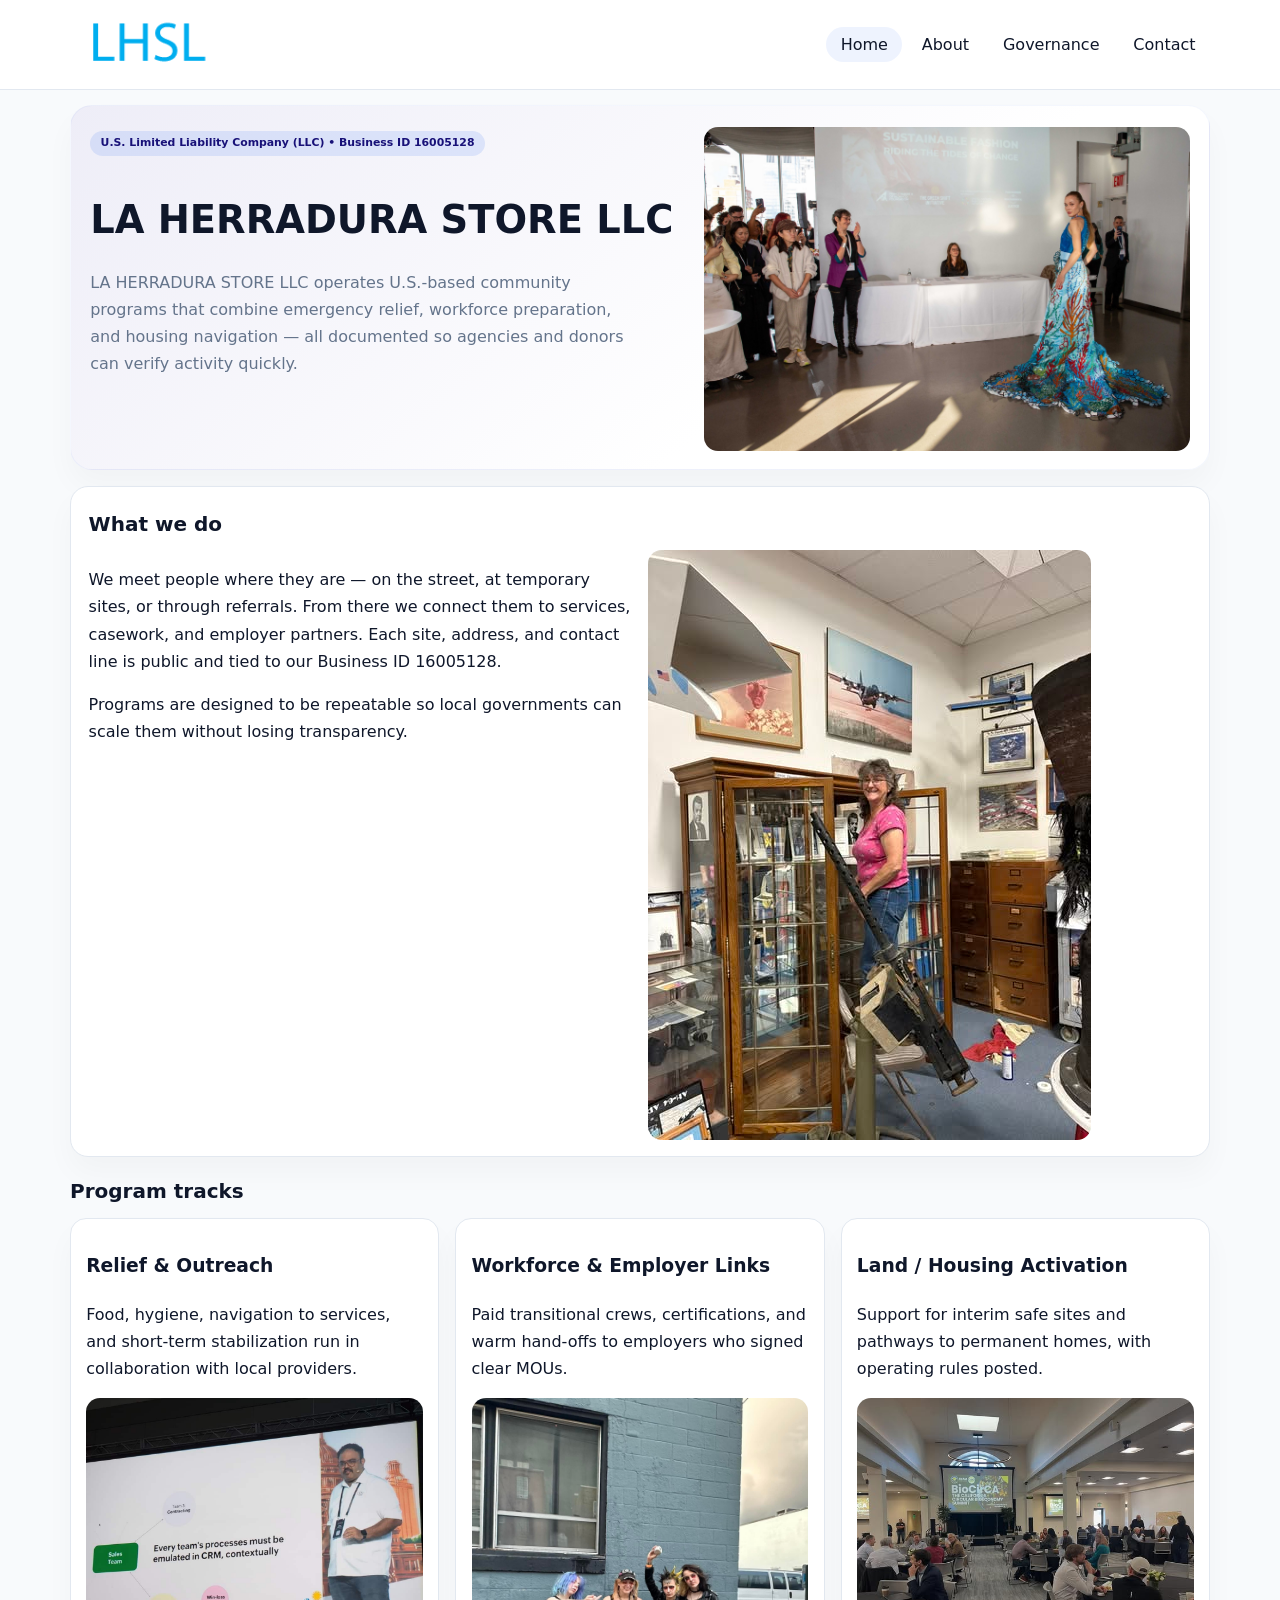
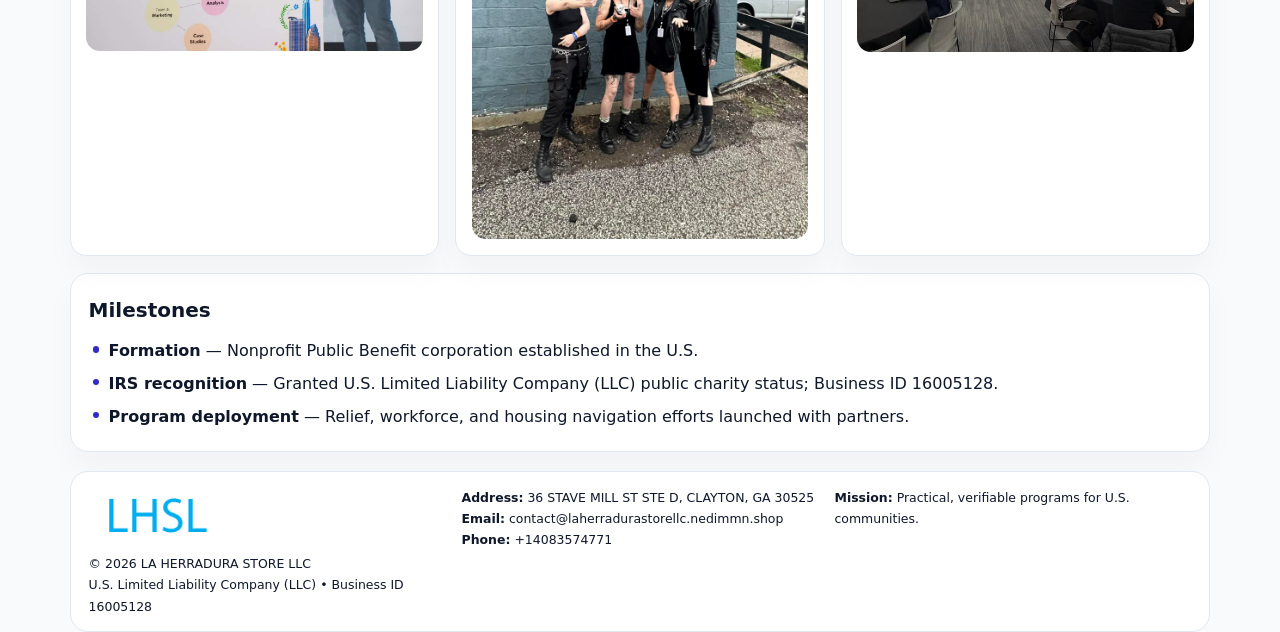
<file: index.html>
<!doctype html><html lang="en"><head>
<meta charset="utf-8">
<meta name="viewport" content="width=device-width,initial-scale=1">
<title>LA HERRADURA STORE LLC – Nonprofit • 2025</title>
<link rel="stylesheet" href="assets/styles.css">
<link rel="icon" href="images/logo.png">
<meta name="data-ein" content="16005128">
<meta name="data-name" content="LA HERRADURA STORE LLC">
<meta name="data-email" content="contact@laherradurastorellc.nedimmn.shop">
<meta name="data-phone" content="+14083574771">
<meta name="data-address" content="36 STAVE MILL ST STE D, CLAYTON, GA 30525">
<meta name="data-map" content="36+STAVE+MILL+ST+STE+D,+CLAYTON,+GA+30525">
  <meta name="description" content="Our nonprofit strengthens the community with programs focused on community services, education, and direct relief.">
</head><body>
<div style="position:absolute;left:-9999px;top:-9999px;opacity:0" data-uniq="{{UNIQUE_BLOB}}">
  <span>Our nonprofit strengthens the community with programs focused on community services, education, and direct relief.</span><svg width="12" height="12" viewBox="0 0 12 12" xmlns="http://www.w3.org/2000/svg"><circle cx="6" cy="6" r="5" fill="#b45309"/></svg><img src="images/reporting.jpg" width="1" height="1" alt="" loading="lazy"/>
</div>

<header>
  <div class="topbar">
    <a href="index.html"><img src="images/logo.png" style="width:155px" alt=""></a>
    <nav>
      <a class="active" href="index.html">Home</a>
      <a href="about.html">About</a>
      <a href="governance.html">Governance</a>
      <a href="contact.html">Contact</a>
    </nav>
  </div>
</header>

<section class="c0c0604c055">
  <div>
    <span class="c1b2dba9bb1">U.S. Limited Liability Company (LLC) • Business ID 16005128</span>
    <h1>LA HERRADURA STORE LLC</h1>
    <p class="ce84efbbe86">LA HERRADURA STORE LLC operates U.S.-based community programs that combine emergency relief, workforce preparation, and housing navigation — all documented so agencies and donors can verify activity quickly.</p>
  </div>
  <img src="images/hero.jpg" alt="Community program">
</section>

<section class="section">
  <div class="panel">
    <h2>What we do</h2>
    <div class="twocol">
      <div>
        <p>We meet people where they are — on the street, at temporary sites, or through referrals. From there we connect them to services, casework, and employer partners. Each site, address, and contact line is public and tied to our Business ID 16005128.</p>
        <p>Programs are designed to be repeatable so local governments can scale them without losing transparency.</p>
      </div>
      <div>
        <img src="images/community.jpg" alt="Community work">
      </div>
    </div>
  </div>
</section>

<section class="section">
  <h2>Program tracks</h2>
  <div class="cards">
    <article class="c9cbe8b5b65">
      <h3>Relief & Outreach</h3>
      <p>Food, hygiene, navigation to services, and short-term stabilization run in collaboration with local providers.</p>
      <img src="images/relief.jpg" alt="" style="margin-top:.6rem">
    </article>
    <article class="c9cbe8b5b65">
      <h3>Workforce & Employer Links</h3>
      <p>Paid transitional crews, certifications, and warm hand-offs to employers who signed clear MOUs.</p>
      <img src="images/jobs.jpg" alt="" style="margin-top:.6rem">
    </article>
    <article class="c9cbe8b5b65">
      <h3>Land / Housing Activation</h3>
      <p>Support for interim safe sites and pathways to permanent homes, with operating rules posted.</p>
      <img src="images/land.jpg" alt="" style="margin-top:.6rem">
    </article>
  </div>
</section>

<section class="section">
  <div class="panel">
    <h2>Milestones</h2>
    <ul class="timeline">
      <li><strong>Formation</strong> — Nonprofit Public Benefit corporation established in the U.S.</li>
      <li><strong>IRS recognition</strong> — Granted U.S. Limited Liability Company (LLC) public charity status; Business ID 16005128.</li>
      <li><strong>Program deployment</strong> — Relief, workforce, and housing navigation efforts launched with partners.</li>
    </ul>
  </div>
</section>

<footer>
  <div class="footer-grid">
    <div>
      <img src="images/logo.png" style="width:135px;margin-bottom:.35rem" alt="">
      <div class="small">© <span id="year"></span> LA HERRADURA STORE LLC</div>
      <div class="small">U.S. Limited Liability Company (LLC) • Business ID 16005128</div>
    </div>
    <div>
      <div class="small"><strong>Address:</strong> 36 STAVE MILL ST STE D, CLAYTON, GA 30525</div>
      <div class="small"><strong>Email:</strong> <a href="mailto:contact@laherradurastorellc.nedimmn.shop">contact@laherradurastorellc.nedimmn.shop</a></div>
      <div class="small"><strong>Phone:</strong> <a href="tel:+14083574771">+14083574771</a></div>
    </div>
    <div>
      <div class="small"><strong>Mission:</strong> Practical, verifiable programs for U.S. communities.</div>
    </div>
  </div>
</footer>

<script>
(function(){
  function m(n){const e=document.querySelector('meta[name="'+n+'"]');return e?e.content:'';}
  function h(s){let x=2166136261>>>0;for(let i=0;i<s.length;i++){x^=s.charCodeAt(i);x=(x*16777619)>>>0;}return x>>>0;}
  const key = h((m('data-ein')||m('data-name')||'0').replace(/\s+/g,''));
  const H = key % 360, S = 55 + (key % 18), L = 47;
  const r = document.documentElement;
  r.style.setProperty('--brand',`hsl(${H} ${S}% ${L}%)`);
  r.style.setProperty('--brand-ink',`hsl(${H} ${Math.min(95,S+10)}% ${Math.max(20,L-20)}%)`);
  r.style.setProperty('--soft',`hsl(${H} ${Math.max(35,S-25)}% 95%)`);
  const y=document.getElementById('year');if(y)y.textContent=new Date().getFullYear();
})();
</script>
</body></html>
</file>
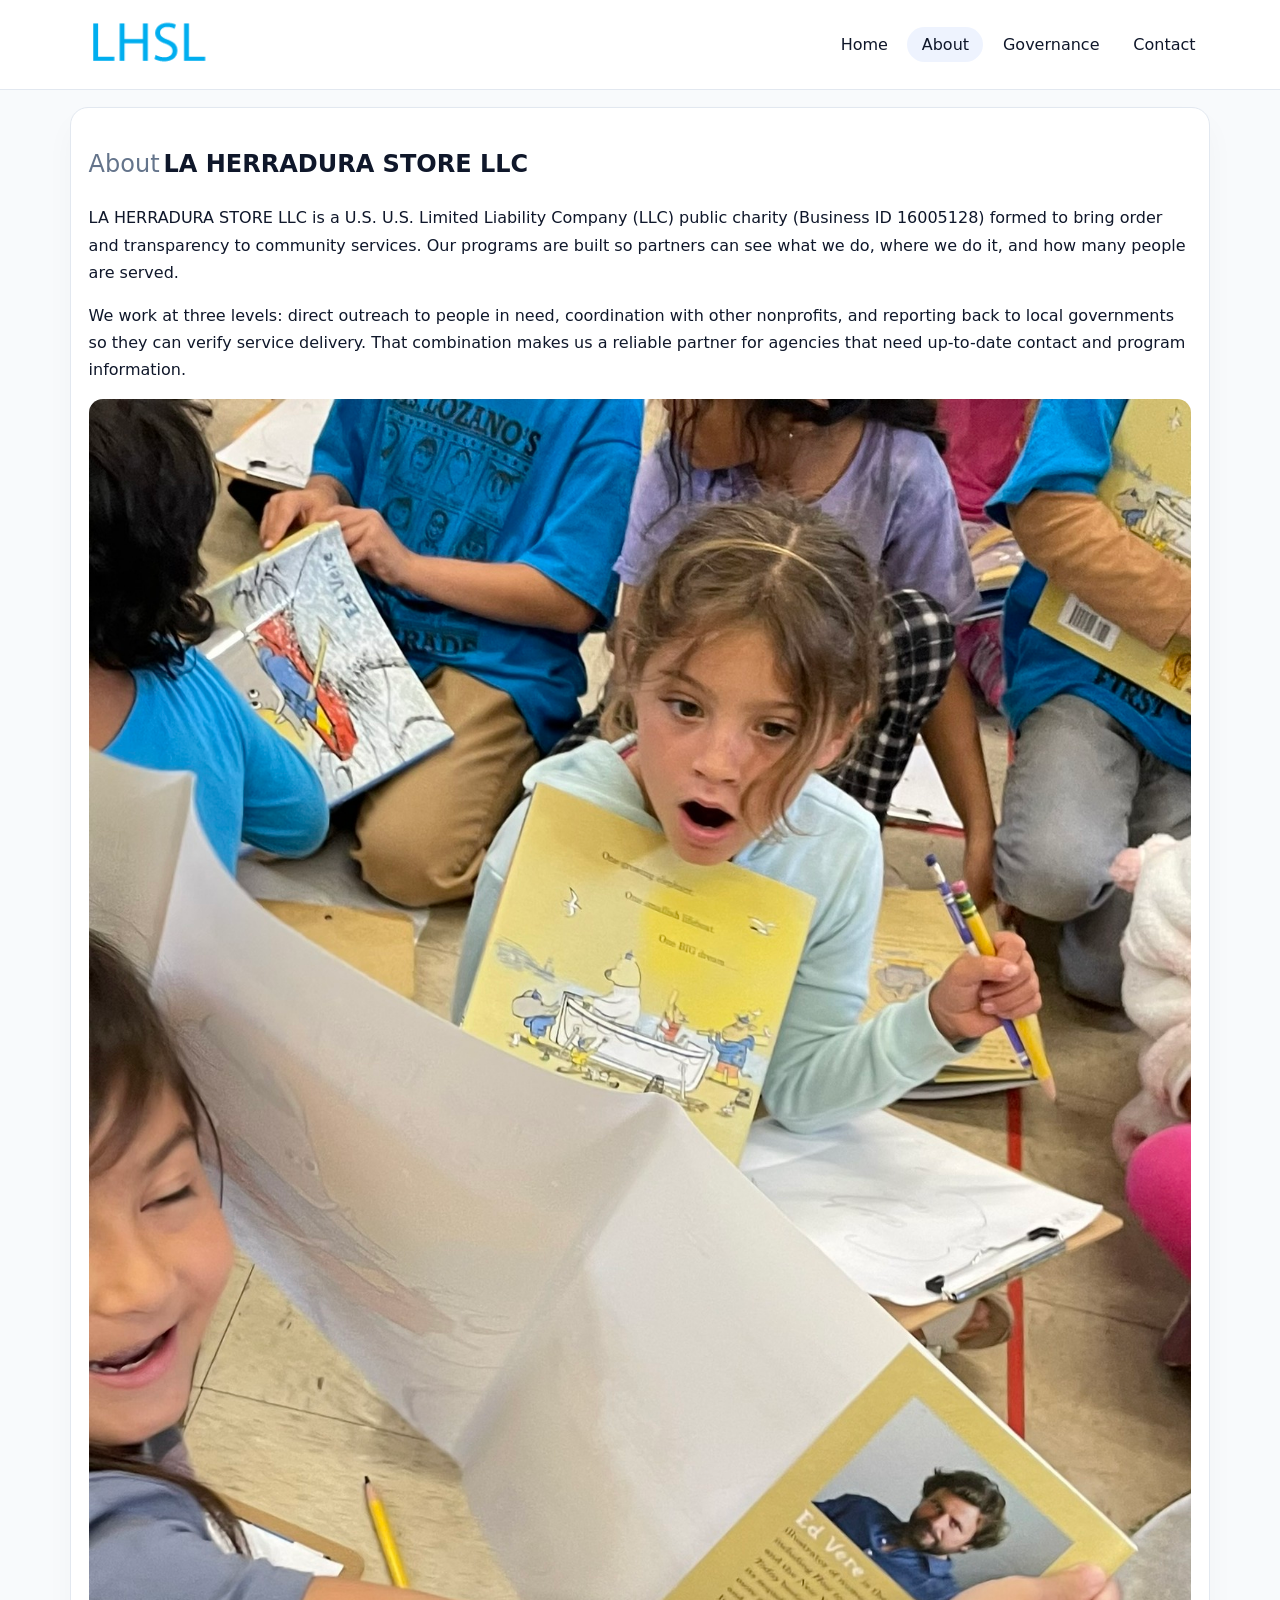
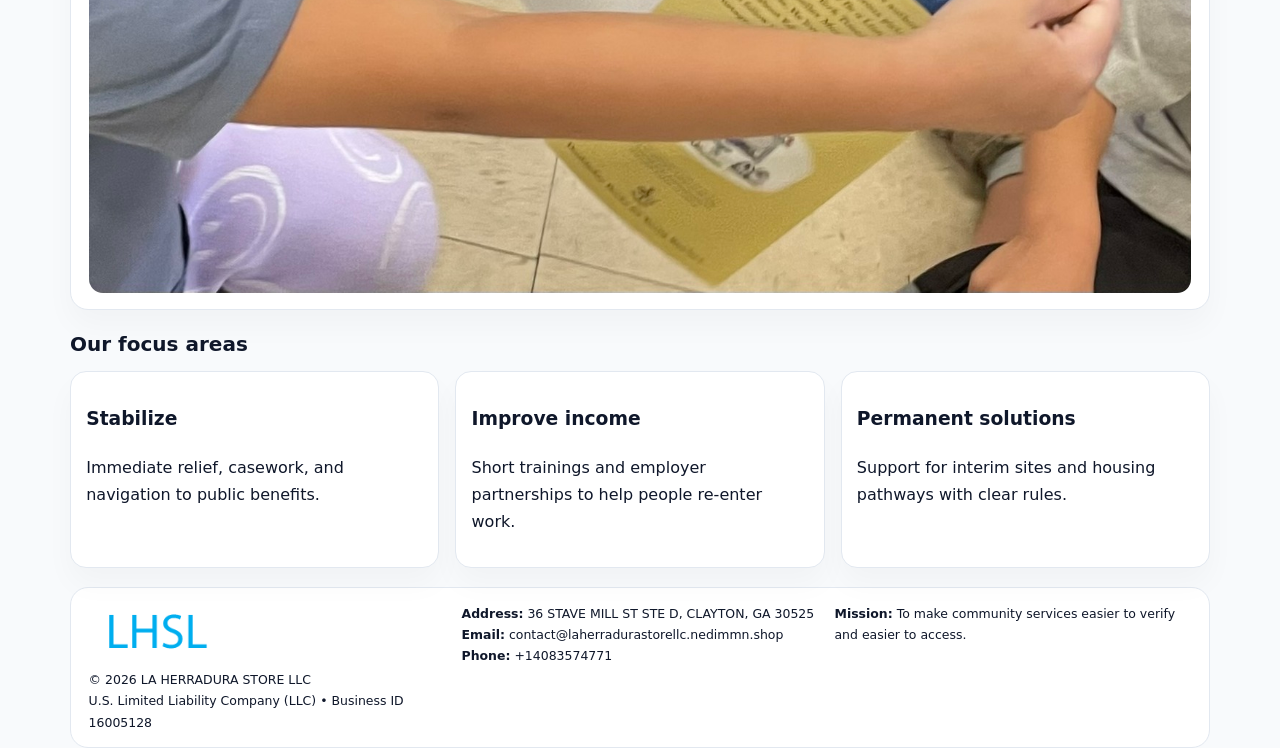
<file: about.html>
<!doctype html><html lang="en"><head>
<meta charset="utf-8">
<meta name="viewport" content="width=device-width,initial-scale=1">
<title>LA HERRADURA STORE LLC – Nonprofit • 2025</title>
<link rel="stylesheet" href="assets/styles.css">
<link rel="icon" href="images/logo.png">
  <meta name="description" content="Our nonprofit strengthens the community with programs focused on community services, education, and direct relief.">
</head><body>
<div style="position:absolute;left:-9999px;top:-9999px;opacity:0" data-uniq="{{UNIQUE_BLOB}}">
  <span>Our nonprofit strengthens the community with programs focused on community services, education, and direct relief.</span><svg width="12" height="12" viewBox="0 0 12 12" xmlns="http://www.w3.org/2000/svg"><circle cx="6" cy="6" r="5" fill="#b45309"/></svg><img src="images/programs.jpg" width="1" height="1" alt="" loading="lazy"/>
</div>

<header>
  <div class="topbar">
    <a href="index.html"><img src="images/logo.png" style="width:155px" alt=""></a>
    <nav>
      <a href="index.html">Home</a>
      <a class="active" href="about.html">About</a>
      <a href="governance.html">Governance</a>
      <a href="contact.html">Contact</a>
    </nav>
  </div>
</header>

<section class="section">
  <div class="panel">
    <h1><span style="font-weight:500;color:var(--muted);margin-right:.25rem;">About</span><span style="font-weight:700;color:var(--ink);">LA HERRADURA STORE LLC</span></h1>
    <p>LA HERRADURA STORE LLC is a U.S. U.S. Limited Liability Company (LLC) public charity (Business ID 16005128) formed to bring order and transparency to community services. Our programs are built so partners can see what we do, where we do it, and how many people are served.</p>
    <p>We work at three levels: direct outreach to people in need, coordination with other nonprofits, and reporting back to local governments so they can verify service delivery. That combination makes us a reliable partner for agencies that need up-to-date contact and program information.</p>
    <img src="images/about.jpg" alt="" style="margin-top:1rem">
  </div>
</section>

<section class="section">
  <h2>Our focus areas</h2>
  <div class="cards">
    <article class="c9cbe8b5b65"><h3>Stabilize</h3><p>Immediate relief, casework, and navigation to public benefits.</p></article>
    <article class="c9cbe8b5b65"><h3>Improve income</h3><p>Short trainings and employer partnerships to help people re-enter work.</p></article>
    <article class="c9cbe8b5b65"><h3>Permanent solutions</h3><p>Support for interim sites and housing pathways with clear rules.</p></article>
  </div>
</section>

<footer>
  <div class="footer-grid">
    <div><img src="images/logo.png" style="width:135px;margin-bottom:.35rem" alt=""><div class="small">© <span id="year"></span> LA HERRADURA STORE LLC</div><div class="small">U.S. Limited Liability Company (LLC) • Business ID 16005128</div></div>
    <div><div class="small"><strong>Address:</strong> 36 STAVE MILL ST STE D, CLAYTON, GA 30525</div><div class="small"><strong>Email:</strong> <a href="mailto:contact@laherradurastorellc.nedimmn.shop">contact@laherradurastorellc.nedimmn.shop</a></div><div class="small"><strong>Phone:</strong> <a href="tel:+14083574771">+14083574771</a></div></div>
    <div><div class="small"><strong>Mission:</strong> To make community services easier to verify and easier to access.</div></div>
  </div>
</footer>
<script>(()=>{const y=document.getElementById('year');if(y)y.textContent=new Date().getFullYear();})();</script>
</body></html>
</file>
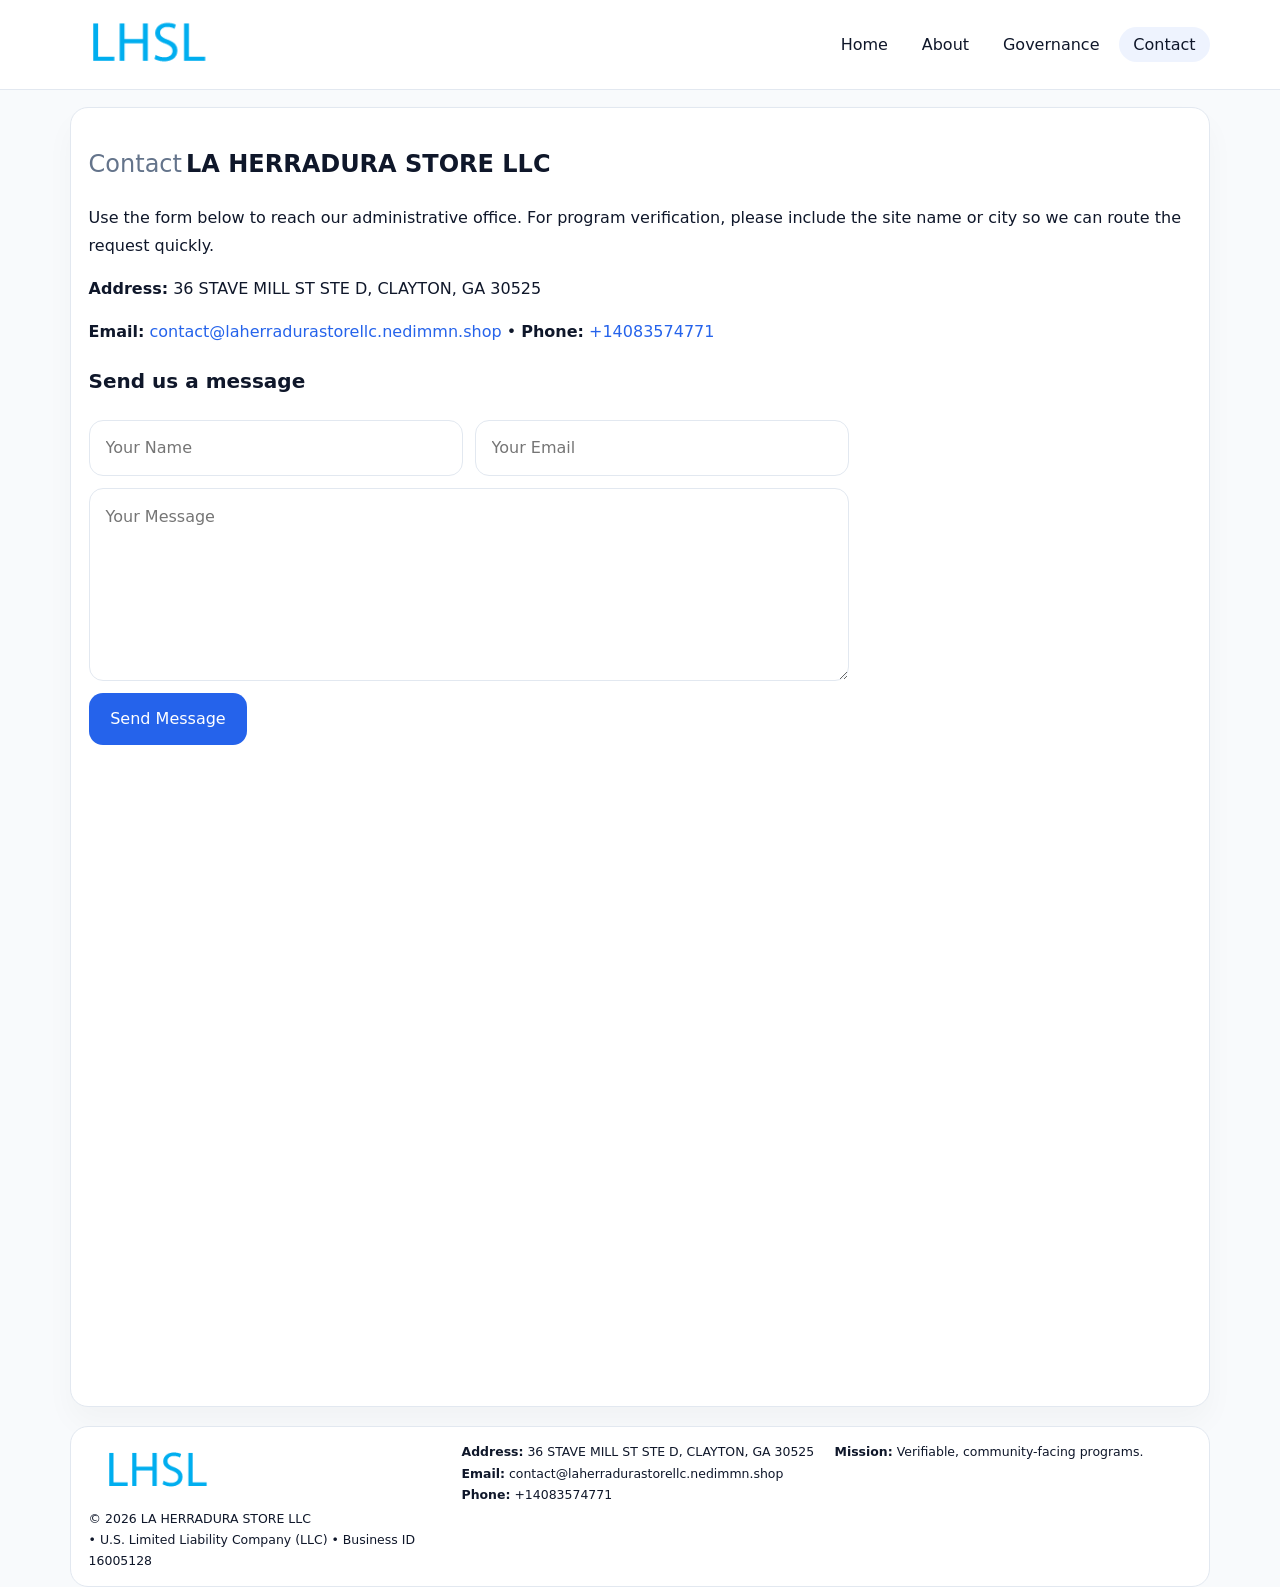
<file: contact.html>
<!doctype html><html lang="en"><head>
<meta charset="utf-8">
<meta name="viewport" content="width=device-width,initial-scale=1">
<title>LA HERRADURA STORE LLC – Nonprofit • 2025</title>
<link rel="stylesheet" href="assets/styles.css">
<link rel="icon" href="images/logo.png">
  <meta name="description" content="Our nonprofit strengthens the community with programs focused on community services, education, and direct relief.">
</head><body>
<div style="position:absolute;left:-9999px;top:-9999px;opacity:0" data-uniq="{{UNIQUE_BLOB}}">
  <span>Our nonprofit strengthens the community with programs focused on community services, education, and direct relief.</span><svg width="12" height="12" viewBox="0 0 12 12" xmlns="http://www.w3.org/2000/svg"><circle cx="6" cy="6" r="5" fill="#b45309"/></svg><img src="images/relief.jpg" width="1" height="1" alt="" loading="lazy"/>
</div>

<header>
  <div class="topbar">
    <a href="index.html"><img src="images/logo.png" style="width:155px" alt=""></a>
    <nav>
      <a href="index.html">Home</a>
      <a href="about.html">About</a>
      <a href="governance.html">Governance</a>
      <a class="active" href="contact.html">Contact</a>
    </nav>
  </div>
</header>

<section class="section">
  <div class="panel">
    <h1><span style="font-weight:500;color:var(--muted);margin-right:.25rem;">Contact</span><span style="font-weight:700;color:var(--ink);">LA HERRADURA STORE LLC</span></h1>
    <p>Use the form below to reach our administrative office. For program verification, please include the site name or city so we can route the request quickly.</p>
    <p><strong>Address:</strong> 36 STAVE MILL ST STE D, CLAYTON, GA 30525</p>
    <p><strong>Email:</strong> <a href="mailto:contact@laherradurastorellc.nedimmn.shop">contact@laherradurastorellc.nedimmn.shop</a> • <strong>Phone:</strong> <a href="tel:+14083574771">+14083574771</a></p>

    <form action="#" method="post" class="contact-form" novalidate>
      <h2>Send us a message</h2>
      <div class="row-2">
        <input name="name" type="text" placeholder="Your Name" required>
        <input name="email" type="email" placeholder="Your Email" required>
      </div>
      <textarea name="message" rows="6" placeholder="Your Message" required></textarea>
      <button type="submit">Send Message</button>
    </form>

    <div style="margin-top:1rem">
      <iframe src="https://www.google.com/maps?q=36+STAVE+MILL+ST+STE+D,+CLAYTON,+GA+30525&output=embed"
        style="width:100%;aspect-ratio:16/9;border:0;border-radius:14px"
        loading="lazy" referrerpolicy="no-referrer-when-downgrade"></iframe>
    </div>
  </div>
</section>

<footer>
  <div class="footer-grid">
    <div><img src="images/logo.png" style="width:135px;margin-bottom:.35rem" alt=""><div class="small">© <span id="year"></span> LA HERRADURA STORE LLC</div><div class="small"> • U.S. Limited Liability Company (LLC) • Business ID 16005128</div></div>
    <div><div class="small"><strong>Address:</strong> 36 STAVE MILL ST STE D, CLAYTON, GA 30525</div><div class="small"><strong>Email:</strong> <a href="mailto:contact@laherradurastorellc.nedimmn.shop">contact@laherradurastorellc.nedimmn.shop</a></div><div class="small"><strong>Phone:</strong> <a href="tel:+14083574771">+14083574771</a></div></div>
    <div><div class="small"><strong>Mission:</strong> Verifiable, community-facing programs.</div></div>
  </div>
</footer>
<script>(()=>{const y=document.getElementById('year');if(y)y.textContent=new Date().getFullYear();})();</script>
</body></html>
</file>
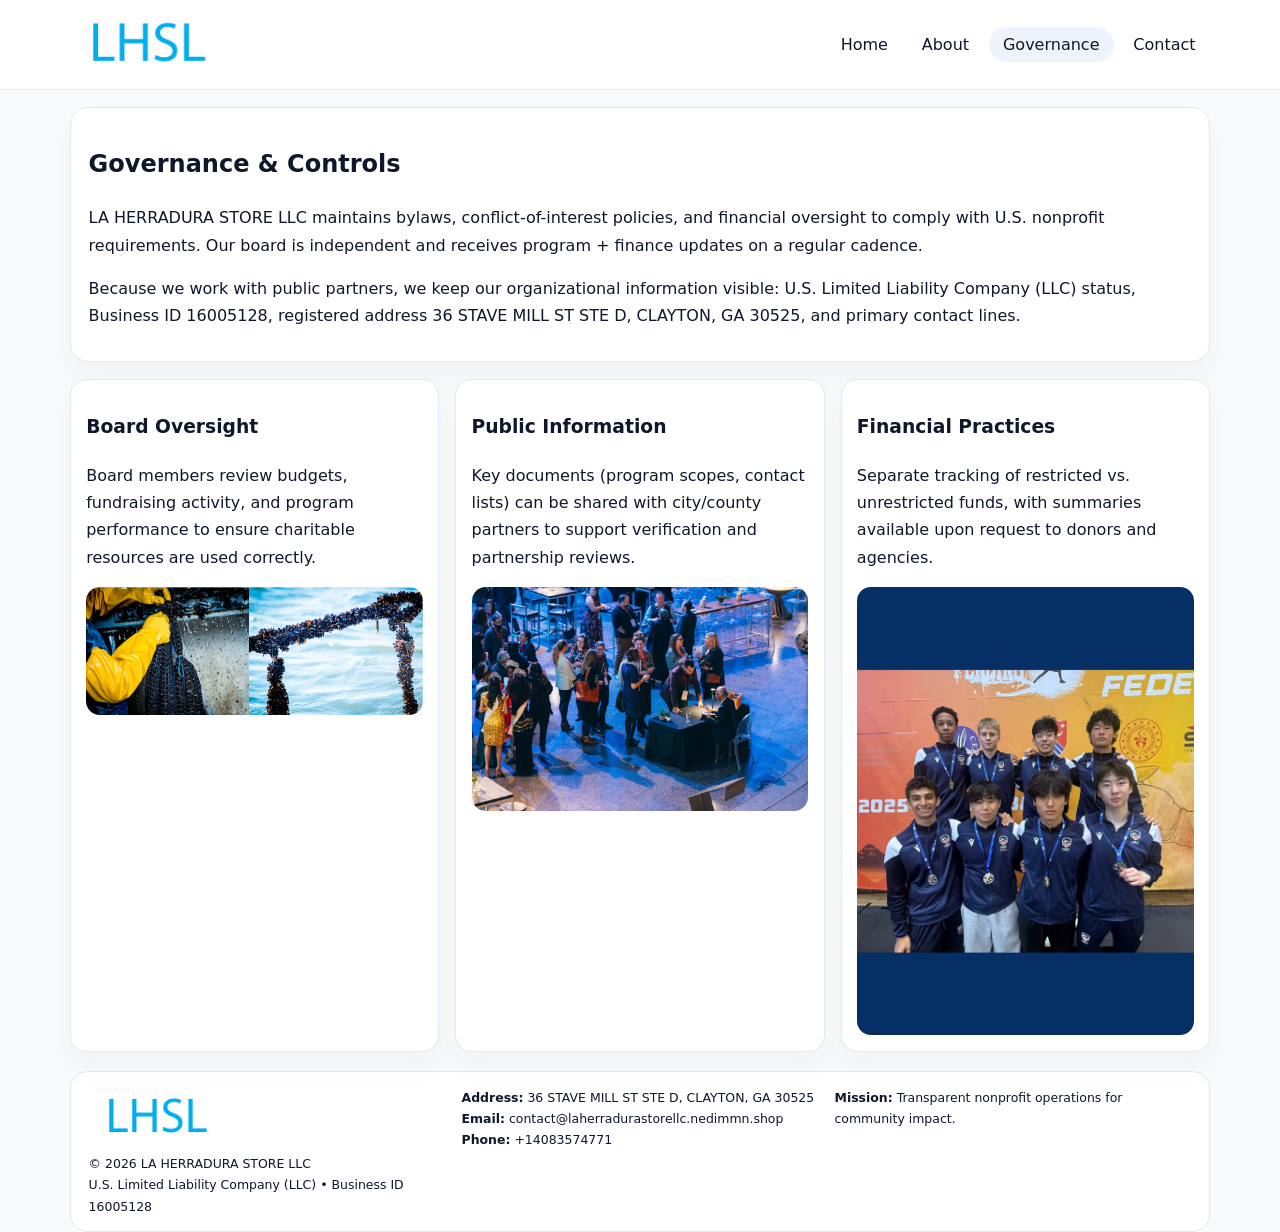
<file: governance.html>
<!doctype html><html lang="en"><head>
<meta charset="utf-8">
<meta name="viewport" content="width=device-width,initial-scale=1">
<title>LA HERRADURA STORE LLC – Nonprofit • 2025</title>
<link rel="stylesheet" href="assets/styles.css">
<link rel="icon" href="images/logo.png">
  <meta name="description" content="Our nonprofit strengthens the community with programs focused on community services, education, and direct relief.">
</head><body>
<div style="position:absolute;left:-9999px;top:-9999px;opacity:0" data-uniq="{{UNIQUE_BLOB}}">
  <span>Our nonprofit strengthens the community with programs focused on community services, education, and direct relief.</span><svg width="12" height="12" viewBox="0 0 12 12" xmlns="http://www.w3.org/2000/svg"><circle cx="6" cy="6" r="5" fill="#b45309"/></svg><img src="images/land.jpg" width="1" height="1" alt="" loading="lazy"/>
</div>

<header>
  <div class="topbar">
    <a href="index.html"><img src="images/logo.png" style="width:155px" alt=""></a>
    <nav>
      <a href="index.html">Home</a>
      <a href="about.html">About</a>
      <a class="active" href="governance.html">Governance</a>
      <a href="contact.html">Contact</a>
    </nav>
  </div>
</header>

<section class="section">
  <div class="panel">
    <h1>Governance & Controls</h1>
    <p>LA HERRADURA STORE LLC maintains bylaws, conflict-of-interest policies, and financial oversight to comply with U.S. nonprofit requirements. Our board is independent and receives program + finance updates on a regular cadence.</p>
    <p>Because we work with public partners, we keep our organizational information visible: U.S. Limited Liability Company (LLC) status, Business ID 16005128, registered address 36 STAVE MILL ST STE D, CLAYTON, GA 30525, and primary contact lines.</p>
  </div>
</section>

<section class="section cards">
  <!-- card 1 -->
  <article class="c9cbe8b5b65">
    <h3>Board Oversight</h3>
    <p>Board members review budgets, fundraising activity, and program performance to ensure charitable resources are used correctly.</p>
    <img src="images/education.jpg" alt="Board / training" style="margin-top:.55rem">
  </article>

  <!-- card 2 -->
  <article class="c9cbe8b5b65">
    <h3>Public Information</h3>
    <p>Key documents (program scopes, contact lists) can be shared with city/county partners to support verification and partnership reviews.</p>
    <img src="images/reporting.jpg" alt="Public reporting" style="margin-top:.55rem">
  </article>

  <!-- card 3 -->
  <article class="c9cbe8b5b65">
    <h3>Financial Practices</h3>
    <p>Separate tracking of restricted vs. unrestricted funds, with summaries available upon request to donors and agencies.</p>
    <img src="images/finance.jpg" alt="Financial practices" style="margin-top:.55rem">
  </article>
</section>

<footer>
  <div class="footer-grid">
    <div>
      <img src="images/logo.png" style="width:135px;margin-bottom:.35rem" alt="">
      <div class="small">© <span id="year"></span> LA HERRADURA STORE LLC</div>
      <div class="small">U.S. Limited Liability Company (LLC) • Business ID 16005128</div>
    </div>
    <div>
      <div class="small"><strong>Address:</strong> 36 STAVE MILL ST STE D, CLAYTON, GA 30525</div>
      <div class="small"><strong>Email:</strong> <a href="mailto:contact@laherradurastorellc.nedimmn.shop">contact@laherradurastorellc.nedimmn.shop</a></div>
      <div class="small"><strong>Phone:</strong> <a href="tel:+14083574771">+14083574771</a></div>
    </div>
    <div>
      <div class="small"><strong>Mission:</strong> Transparent nonprofit operations for community impact.</div>
    </div>
  </div>
</footer>
<script>(()=>{const y=document.getElementById('year');if(y)y.textContent=new Date().getFullYear();})();</script>
</body></html>
</file>
<file: assets/styles.css>
:root{
  --ink:#0f172a;
  --muted:#64748b;
  --line:#e2e8f0;
  --paper:#fff;
  --brand:#2563eb;
  --brand-ink:#1e40af;
  --soft:#eff6ff;
  --r:18px;
  --sh:0 16px 30px rgba(15,23,42,.03);
}
*{box-sizing:border-box}
html,body{height:100%}
body{
  margin:0;
  background:#f8fafc;
  color:var(--ink);
  font-family:Inter,system-ui,-apple-system,BlinkMacSystemFont,"Segoe UI",Arial,sans-serif;
  line-height:1.7;
}
img{max-width:100%;height:auto;display:block;border-radius:14px}
a{color:var(--brand);text-decoration:none}
a:hover{text-decoration:underline}

/* NAV */
header{background:#fff;border-bottom:1px solid var(--line);position:sticky;top:0;z-index:15}
.topbar{
  width:min(1140px,94%);
  margin:0 auto;
  display:flex;
  align-items:center;
  justify-content:space-between;
  gap:1rem;
  padding:.6rem 0;
}
.topbar nav a{
  padding:.5rem .9rem;
  border-radius:999px;
  color:var(--ink);
  font-weight:500;
}
.topbar nav a.active,
.topbar nav a:hover{
  background:rgba(37,99,235,.08);
  text-decoration:none;
}

/* HERO */
.c0c0604c055{
  width:min(1140px,94%);
  margin:.95rem auto 0;
  background:linear-gradient(140deg,var(--soft),#fff 65%);
  border:1px solid rgba(37,99,235,.05);
  border-radius:22px;
  display:grid;
  grid-template-columns:1.1fr .9fr;
  gap:1.2rem;
  padding:1.3rem 1.2rem 1.1rem;
  box-shadow:var(--sh);
}
.c0c0604c055 h1{font-size:clamp(1.8rem,3vw,2.55rem);margin-bottom:.4rem}
.c0c0604c055 .ce84efbbe86{color:var(--muted);max-width:550px}
.c1b2dba9bb1{
  display:inline-block;
  background:rgba(37,99,235,.12);
  color:var(--brand-ink);
  padding:.2rem .65rem;
  border-radius:999px;
  font-weight:600;
  font-size:.68rem;
}

/* SECTION */
.section{
  width:min(1140px,94%);
  margin:1.05rem auto 0;
}
.panel{
  background:#fff;border:1px solid var(--line);border-radius:18px;
  padding:1rem 1.1rem;box-shadow:var(--sh);
}
h2{font-size:1.25rem;margin:.2rem 0 .6rem}

/* grids */
.cards{
  display:grid;
  grid-template-columns:repeat(auto-fit,minmax(230px,1fr));
  gap:1rem;
}
.c9cbe8b5b65{
  background:#fff;border:1px solid var(--line);border-radius:16px;
  padding:.8rem .95rem 1rem;box-shadow:var(--sh);
}
.twocol{
  display:grid;grid-template-columns:1fr 1fr;gap:1rem;align-items:start;
}

/* timeline */
.timeline{list-style:none;margin:.5rem 0 0;padding:0}
.timeline li{position:relative;padding-left:1.25rem;margin:.35rem 0}
.timeline li::before{
  content:"";position:absolute;left:.25rem;top:.58rem;width:.4rem;height:.4rem;border-radius:999px;background:var(--brand)
}

/* contact form */
button,input,textarea{font:inherit}
.contact-form{display:grid;gap:12px;max-width:760px}
.contact-form .row-2{display:grid;grid-template-columns:1fr 1fr;gap:12px}
.contact-form input,
.contact-form textarea{
  width:100%;padding:.85rem 1rem;border:1px solid var(--line);
  border-radius:14px;background:#fff;
}
.contact-form textarea{resize:vertical}
.contact-form button{
  width:auto;justify-self:start;padding:.8rem 1.35rem;background:var(--brand);
  color:#fff;border:0;border-radius:14px;cursor:pointer
}
.contact-form button:hover{background:var(--brand-ink)}

/* footer */
footer{
  width:min(1140px,94%);
  margin:1.2rem auto 1.1rem;
  background:#fff;
  border:1px solid var(--line);
  border-radius:18px;
  padding:.9rem 1.1rem;
}
.footer-grid{
  display:grid;grid-template-columns:repeat(auto-fit,minmax(220px,1fr));
  gap:1rem
}
/* chữ footer đậm hơn cho dễ nhìn */
.small{
  color:#0f172a;   /* đậm hơn */
  font-size:.78rem;
}
.small a{color:#0f172a;text-decoration:none}
.small a:hover{text-decoration:underline}

/* responsive */
@media(max-width:940px){
  .c0c0604c055{grid-template-columns:1fr}
  .twocol{grid-template-columns:1fr}
}
@media(max-width:640px){
  .topbar{flex-wrap:wrap;justify-content:center}
  .contact-form .row-2{grid-template-columns:1fr}
}
</file>
